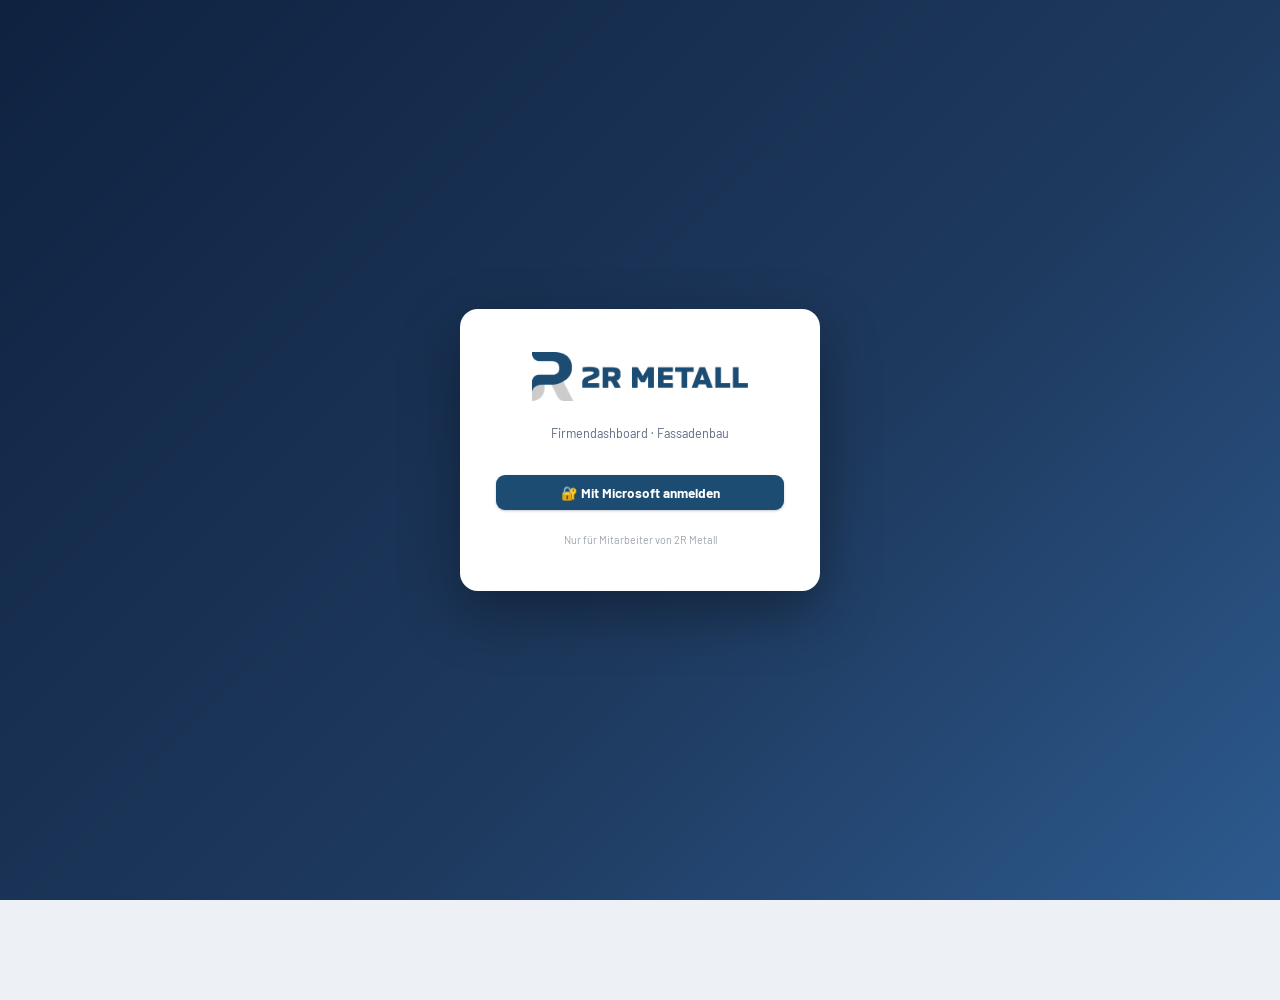
<file: index.html>
<!DOCTYPE html>
<html lang="de">
  <head>
    <meta charset="UTF-8" />
    <meta name="viewport" content="width=device-width, initial-scale=1.0, viewport-fit=cover" />
    <meta name="theme-color" content="#0f2240" />
    <meta name="apple-mobile-web-app-capable" content="yes" />
    <meta name="mobile-web-app-capable" content="yes" />
    <meta name="apple-mobile-web-app-status-bar-style" content="black-translucent" />
    <meta name="apple-mobile-web-app-title" content="2R Metall" />
    <title>2R Metall</title>
    <link rel="manifest" href="/manifest.webmanifest" />
    <link rel="icon" type="image/png" href="/icons/app-192.png" />
    <link rel="apple-touch-icon" href="/icons/apple-touch-icon.png" />
    <script type="module" crossorigin src="/assets/index-Db403N3s.js"></script>
    <link rel="modulepreload" crossorigin href="/assets/vendor-react-yV5VJxtq.js">
    <link rel="modulepreload" crossorigin href="/assets/vendor-msal-BJlfUxFT.js">
    <link rel="modulepreload" crossorigin href="/assets/vendor-graph-DOqyjkdk.js">
    <link rel="modulepreload" crossorigin href="/assets/vendor-office-MNndvdf1.js">
    <link rel="stylesheet" crossorigin href="/assets/index-C1cH_zKr.css">
  </head>
  <body>
    <div id="root"></div>
  </body>
</html>
</file>
<file: assets/index-C1cH_zKr.css>
@font-face{font-family:Barlow;font-weight:400;font-style:normal;font-display:swap;src:url(/assets/Barlow_400Regular-DgxWDqdj.ttf) format("truetype")}@font-face{font-family:Barlow;font-weight:500 600;font-style:normal;font-display:swap;src:url(/assets/Barlow_600SemiBold-DrfcEYX2.ttf) format("truetype")}@font-face{font-family:Barlow;font-weight:700 900;font-style:normal;font-display:swap;src:url(/assets/Barlow_700Bold-CmzkzBEx.ttf) format("truetype")}@font-face{font-family:Barlow Condensed;font-weight:600;font-style:normal;font-display:swap;src:url(/assets/BarlowCondensed_600SemiBold-BrYe_5tT.ttf) format("truetype")}@font-face{font-family:Barlow Condensed;font-weight:700 900;font-style:normal;font-display:swap;src:url(/assets/BarlowCondensed_700Bold-B8gd-ZdH.ttf) format("truetype")}*,*:before,*:after{box-sizing:border-box;margin:0;padding:0}:root{--blue:#1c4c72;--blue-light:#2d6a9a;--blue-bg:#e8eff7;--primary:#1c4c72;--primary-hover:#163d5c;--brand:#1c4c72;--brand-deep:#0d2742;--brand-soft:#e8eff7;--logo-grau:#cccccc;--bg:#edf1f5;--surface:#ffffff;--white:#ffffff;--text:#0e1a2b;--text-secondary:#5a6a80;--border:#dde3ea;--gray1:#0e1a2b;--gray2:#5f6f84;--gray3:#cfd7e0;--gray4:#e4e9ef;--gray5:#edf1f5;--orange:#ea580c;--orange-light:#f97316;--green:#16a34a;--green-light:#dcfce7;--red:#dc2626;--red-light:#fee2e2;--yellow:#d97706;--shadow:0 1px 2px rgba(13,39,66,.06),0 6px 20px rgba(13,39,66,.05);--shadow-md:0 6px 20px rgba(13,39,66,.1);--shadow-lg:0 14px 36px rgba(13,39,66,.16);--radius:10px;--radius-lg:16px;--radius-xl:20px;--font:"Barlow","Segoe UI",-apple-system,BlinkMacSystemFont,Arial,sans-serif;--font-display:"Barlow Condensed","Barlow","Arial Narrow",Arial,sans-serif}body{font-family:var(--font);background:var(--bg);color:var(--text);font-size:14.5px;line-height:1.5;-webkit-font-smoothing:antialiased}a{color:var(--primary);text-decoration:none}a:hover{text-decoration:underline}button{cursor:pointer;font-family:var(--font)}input,select,textarea{font-family:var(--font);font-size:14px}.spinner{width:36px;height:36px;border:3px solid var(--blue-bg);border-top-color:var(--primary);border-radius:50%;animation:spin .7s linear infinite;margin:0 auto}@keyframes spin{to{transform:rotate(360deg)}}.card{background:var(--surface);border-radius:var(--radius-lg);border:1px solid rgba(13,39,66,.04);box-shadow:var(--shadow);padding:24px}.badge{display:inline-flex;align-items:center;padding:3px 10px;border-radius:20px;font-size:12px;font-weight:600;white-space:nowrap}.badge-blue{background:var(--brand-soft);color:var(--brand)}.badge-green{background:var(--green-light);color:#15803d}.badge-orange{background:#ffedd5;color:#c2410c}.badge-red{background:var(--red-light);color:#b91c1c}.badge-gray{background:var(--border);color:var(--text-secondary)}.btn{display:inline-flex;align-items:center;justify-content:center;gap:6px;padding:9px 18px;border-radius:var(--radius);font-size:14px;font-weight:600;border:none;transition:background .15s,box-shadow .15s,transform .1s;white-space:nowrap;line-height:1}.btn:active{transform:scale(.98)}.btn-primary{background:var(--primary);color:#fff;box-shadow:0 1px 3px #0d274240}.btn-primary:hover{background:var(--primary-hover);box-shadow:0 2px 8px #0d27424d}.btn-secondary{background:var(--surface);color:var(--text);border:1px solid var(--border);box-shadow:var(--shadow)}.btn-secondary:hover{background:var(--bg)}.btn-danger{background:var(--red);color:#fff}.btn-danger:hover{background:#b91c1c}.btn-ghost{background:transparent;color:var(--text-secondary)}.btn-ghost:hover{background:var(--bg);color:var(--text)}.btn-sm{padding:5px 12px;font-size:12px}.btn-lg{padding:12px 24px;font-size:15px}.btn-icon{padding:7px;border-radius:var(--radius)}.form-group{margin-bottom:18px}.form-label{display:block;font-size:13px;font-weight:600;color:var(--text);margin-bottom:6px}.form-control{width:100%;padding:9px 12px;border:1.5px solid var(--border);border-radius:var(--radius);font-size:14px;color:var(--text);background:var(--surface);transition:border-color .15s,box-shadow .15s}.form-control:hover{border-color:#9ca3af}.form-control:focus{outline:none;border-color:var(--primary);box-shadow:0 0 0 3px #1c4c7224}.form-control::placeholder{color:#9ca3af}.form-row{display:grid;grid-template-columns:1fr 1fr;gap:16px}.form-row-3{display:grid;grid-template-columns:1fr 1fr 1fr;gap:16px}.data-table{width:100%;border-collapse:collapse}.data-table th{background:var(--brand);color:#fff;padding:11px 16px;text-align:left;font-size:12px;font-weight:600;text-transform:uppercase;letter-spacing:.6px}.data-table th:first-child{border-radius:var(--radius) 0 0 0}.data-table th:last-child{border-radius:0 var(--radius) 0 0}.data-table td{padding:12px 16px;border-bottom:1px solid var(--border);vertical-align:middle;color:var(--text);font-size:14px}.data-table tr:last-child td{border-bottom:none}.data-table tr:hover td{background:#f2f6fa}.page-header{display:flex;align-items:center;justify-content:space-between;margin-bottom:24px;gap:12px}.page-title{font-family:var(--font-display);font-size:28px;font-weight:700;color:var(--text);letter-spacing:-.2px}.empty-state{text-align:center;padding:64px 24px;color:var(--text-secondary)}.empty-state-icon{font-size:48px;margin-bottom:16px;opacity:.6}.empty-state p{font-size:15px;font-weight:500;color:var(--text-secondary)}.empty-state small{font-size:13px;color:#9ca3af;display:block;margin-top:6px}.kpi-value{font-size:32px;font-weight:800;line-height:1;color:var(--text)}.kpi-label{font-size:11px;font-weight:700;text-transform:uppercase;letter-spacing:.8px;color:var(--text-secondary);margin-bottom:10px}.kpi-sub{font-size:12px;color:var(--text-secondary);margin-top:6px}.section-title{font-family:var(--font-display);font-size:19px;font-weight:700;color:var(--text);margin-bottom:16px;display:flex;align-items:center;gap:8px}.alert{padding:12px 16px;border-radius:var(--radius);font-size:14px;border:1px solid transparent}.alert-error{background:var(--red-light);color:#b91c1c;border-color:#fca5a5}.alert-success{background:var(--green-light);color:#15803d;border-color:#86efac}.alert-warning{background:#fef9c3;color:#854d0e;border-color:#fde047}.alert-info{background:var(--blue-bg);color:#1d4ed8;border-color:#93c5fd}@media (max-width:768px){.form-row,.form-row-3{grid-template-columns:1fr}.page-header{flex-direction:column;align-items:flex-start}.card{padding:16px}.data-table th,.data-table td{padding:10px 12px}.btn{padding:10px 16px;font-size:14px}}::-webkit-scrollbar{width:6px;height:6px}::-webkit-scrollbar-track{background:transparent}::-webkit-scrollbar-thumb{background:var(--border);border-radius:3px}::-webkit-scrollbar-thumb:hover{background:#9ca3af}:focus-visible{outline:2px solid var(--primary);outline-offset:2px}html{-webkit-text-size-adjust:100%}body{overscroll-behavior-y:none;-webkit-tap-highlight-color:transparent}button,a{touch-action:manipulation}@media (max-width: 767px){.page-header{flex-wrap:wrap;margin-bottom:14px;gap:10px}.page-header>*{max-width:100%}.page-title{font-size:20px}.card{padding:14px;border-radius:14px}.form-row,.form-row-3{grid-template-columns:1fr;gap:0}.form-control,input,select,textarea{font-size:16px!important}.btn{min-height:42px;white-space:normal;text-align:center;line-height:1.25}.btn-sm{min-height:34px;padding:6px 12px}.btn-lg{width:100%}.data-table{display:block;overflow-x:auto;white-space:nowrap;-webkit-overflow-scrolling:touch}.data-table th,.data-table td{padding:10px 12px}.empty-state{padding:32px 12px}}html.teams-mobile,html.teams-mobile body{overscroll-behavior-y:none;-webkit-tap-highlight-color:transparent}html.teams-mobile body{-webkit-user-select:none;user-select:none}html.teams-mobile input,html.teams-mobile textarea,html.teams-mobile [contenteditable]{-webkit-user-select:text;user-select:text}@media print{body *{visibility:hidden}.notfallkarte,.notfallkarte *{visibility:visible}.notfallkarte{position:absolute;left:0;top:0;max-height:none!important;box-shadow:none!important}.notfallkarte button{display:none!important}}@media (max-width: 767px){.projekt-tabs{position:static!important}}.teams-mobile .projekt-tabs{position:static!important}.projekt-tabs::-webkit-scrollbar{height:4px}.gruppen-zurueck{display:none}@media (max-width: 767px){.gruppen-grid{grid-template-columns:minmax(0,1fr)!important}.gruppen-liste.mit-auswahl{display:none!important}.gruppen-zurueck{display:inline-flex}}.r-kopf{position:relative;overflow:hidden;color:#fff;border-radius:22px;padding:26px 28px 28px;margin-bottom:22px;background:linear-gradient(115deg,transparent 62%,rgba(204,204,204,.08) 62% 70%,transparent 70%),radial-gradient(120% 160% at 0% 0%,#2a6697,#1c4c72 38%,#0d2742);box-shadow:0 14px 34px #0d27423d}.r-kopf:after{content:"";position:absolute;right:-24px;top:-46px;width:260px;height:306px;background:var(--r-symbol) no-repeat right top/contain;pointer-events:none}.r-kopf>*{position:relative;z-index:1}.r-kopf .r-eyebrow{font-size:11.5px;font-weight:600;letter-spacing:1.8px;text-transform:uppercase;color:#a8c0d8}.r-kopf h1{font-family:var(--font-display);font-weight:700;font-size:38px;line-height:1.05;margin-top:4px;color:#fff;letter-spacing:-.3px}.r-kopf .r-lead{font-size:15.5px;color:#d3e0ec;margin-top:8px;line-height:1.5;max-width:900px}.r-kopf .r-lead b{color:#fff;font-weight:700}.r-kopf .r-lead .r-rot{color:#ffb0a5}.r-kopf .btn-secondary,.r-kopf .btn-ghost{background:#ffffff1a;color:#fff;border:1px solid rgba(255,255,255,.24);box-shadow:none}.r-kopf .btn-primary{background:#fff;color:var(--brand)}@media (max-width:767px){.r-kopf{padding:20px 18px;border-radius:18px;margin-bottom:14px}.r-kopf h1{font-size:28px}.r-kopf:after{width:160px;height:190px;right:-20px;top:-20px}.r-kopf .r-lead{font-size:14.5px}}.r-abschnitt-kopf{display:flex;align-items:baseline;gap:10px;margin-bottom:10px}.r-abschnitt-kopf h2{font-family:var(--font-display);font-size:21px;font-weight:700;margin:0;color:var(--text)}.r-abschnitt-kopf .r-zahl{font-size:12.5px;color:var(--gray2);font-weight:600}.r-abschnitt-kopf .r-link{margin-left:auto;font-size:13px;color:var(--brand);font-weight:600;cursor:pointer;background:none;border:0;padding:0}.r-flaeche{background:var(--surface);border-radius:16px;box-shadow:var(--shadow)}.r-zeile{display:flex;align-items:center;gap:12px;padding:12px 16px;border-top:1px solid #edf1f5}.r-zeile:first-child{border-top:0}.r-zeile .r-sym{width:34px;height:34px;border-radius:10px;display:flex;align-items:center;justify-content:center;flex:none}.r-zeile .r-t{flex:1;min-width:0}.r-zeile .r-t b{display:block;font-weight:600;font-size:14.5px;white-space:nowrap;overflow:hidden;text-overflow:ellipsis}.r-zeile .r-t span{font-size:12.5px;color:var(--gray2)}.r-pill{display:inline-flex;align-items:center;gap:5px;border-radius:999px;padding:1px 8px;font-size:11.5px;font-weight:600;white-space:nowrap}.r-side{position:relative;background:linear-gradient(180deg,#14406a,#0d2742 55%,#091d33);box-shadow:2px 0 14px #0d27422e}.r-side:after{content:"";position:absolute;right:-90px;bottom:-30px;width:320px;height:376px;background:var(--r-symbol) no-repeat center/contain;pointer-events:none;opacity:.85}.r-side>*{position:relative;z-index:1}.r-reiter{display:flex;gap:2px;border-bottom:1px solid #d9e1e9;margin:0 0 18px;overflow-x:auto;scrollbar-width:none}.r-reiter::-webkit-scrollbar{display:none}.r-reiter a{padding:12px 14px 10px;font-weight:600;font-size:14.5px;color:var(--gray2);text-decoration:none;white-space:nowrap;border-bottom:2.5px solid transparent;margin-bottom:-1px;display:inline-flex;gap:7px;align-items:center}.r-reiter a:hover{color:var(--text)}.r-reiter a.active{color:var(--brand);border-bottom-color:var(--brand)}.r-seg{display:inline-flex;background:#e1e7ee;border-radius:11px;padding:3px;gap:2px;flex:none}.r-seg button{border:0;background:none;border-radius:8px;padding:6px 11px;font-weight:600;font-size:13px;color:var(--gray2);cursor:pointer;display:inline-flex;gap:6px;align-items:center;white-space:nowrap}.r-seg button[aria-pressed=true]{background:#fff;color:var(--brand);box-shadow:0 1px 3px #0d27421f}.r-kopf .r-woche{display:inline-flex;align-items:center;background:#ffffff1a;border:1px solid rgba(255,255,255,.24);border-radius:10px;overflow:hidden}.r-kopf .r-woche button{border:0;background:none;color:#fff;padding:8px 11px;cursor:pointer;font-weight:600;font-size:13.5px;display:inline-flex;align-items:center}.r-kopf .r-woche button:hover{background:#ffffff1f}.r-kopf .r-woche button+button{border-left:1px solid rgba(255,255,255,.18)}
</file>
